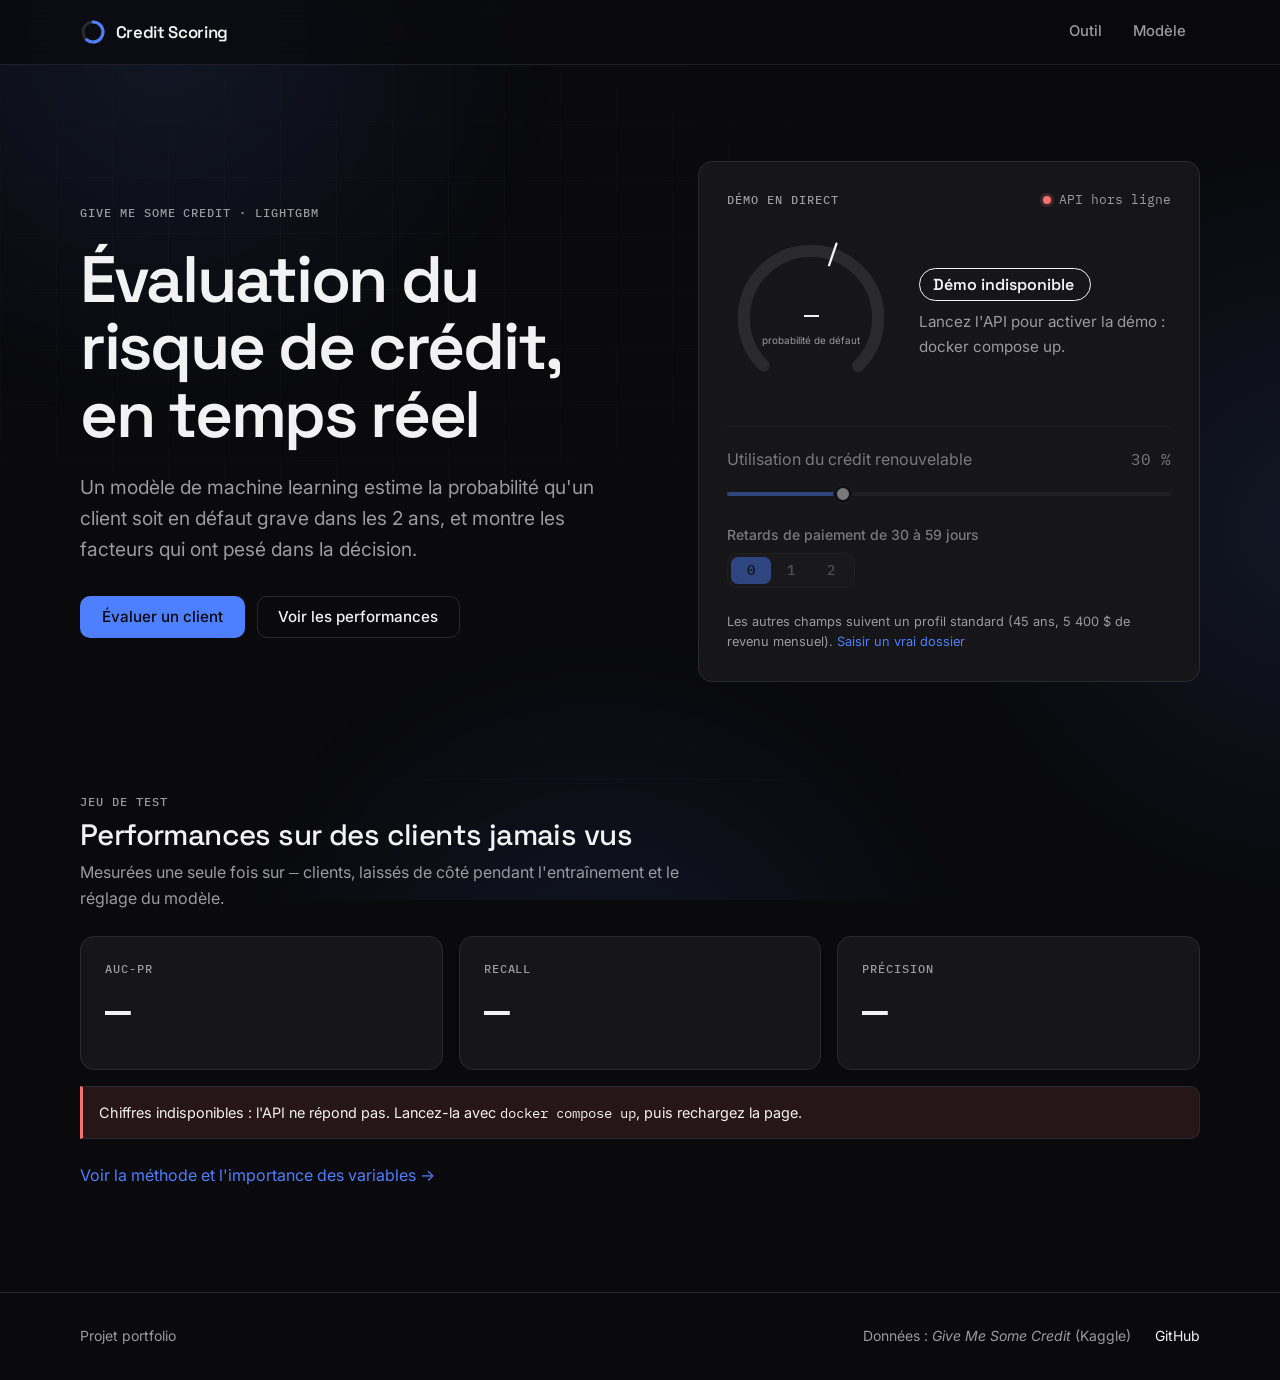
<file: frontend/index.html>
<!doctype html>
<html lang="fr">
<head>
  <meta charset="utf-8">
  <meta name="viewport" content="width=device-width, initial-scale=1">
  <title>Credit Scoring — Évaluation du risque de crédit en temps réel</title>
  <meta name="description" content="Un modèle de machine learning estime la probabilité de défaut d'un client et explique chaque décision. Projet portfolio PFE Data Science.">
  <meta name="theme-color" content="#0a0a0c">
  <link rel="icon" href="assets/favicon.svg" type="image/svg+xml">
  <link rel="preconnect" href="https://fonts.googleapis.com">
  <link rel="preconnect" href="https://fonts.gstatic.com" crossorigin>
  <link href="https://fonts.googleapis.com/css2?family=IBM+Plex+Mono:wght@400;500&family=Inter:wght@400;500&family=Space+Grotesk:wght@500;600&display=swap" rel="stylesheet">
  <link rel="stylesheet" href="css/style.css">
  <script src="js/config.js"></script>
  <script src="js/charts.js" defer></script>
  <script src="js/app.js" defer></script>
</head>
<body data-page="home">
  <a class="skip-link" href="#main">Aller au contenu</a>
  <div class="bg-mesh" aria-hidden="true"><span></span><span></span><span></span></div>

  <header class="nav">
    <div class="container nav__inner">
      <a class="brand" href="index.html" aria-label="Credit Scoring, accueil">
        <svg width="26" height="26" viewBox="0 0 26 26" aria-hidden="true">
          <circle cx="13" cy="13" r="10" fill="none" stroke="#2a2a2e" stroke-width="3"/>
          <circle cx="13" cy="13" r="10" fill="none" stroke="#4d7fff" stroke-width="3" stroke-linecap="round" stroke-dasharray="38 63" transform="rotate(-90 13 13)"/>
        </svg>
        <span>Credit Scoring</span>
      </a>
      <nav aria-label="Navigation principale">
        <ul class="nav__links">
          <li><a href="app.html">Outil</a></li>
          <li><a href="model.html">Modèle</a></li>
        </ul>
      </nav>
    </div>
  </header>

  <main id="main">
    <section class="hero">
      <div class="container hero__grid">
        <div class="hero__copy">
          <p class="eyebrow">Give Me Some Credit · LightGBM</p>
          <h1>Évaluation du risque de crédit, en temps réel</h1>
          <p class="lead">Un modèle de machine learning estime la probabilité qu'un client soit en défaut grave dans les 2 ans, et montre les facteurs qui ont pesé dans la décision.</p>
          <div class="hero__cta">
            <a class="btn btn--primary" href="app.html">Évaluer un client</a>
            <a class="btn btn--ghost" href="model.html">Voir les performances</a>
          </div>
        </div>

        <!-- Démo vivante : chaque déplacement appelle réellement l'API -->
        <div class="card demo" id="hero-demo" data-offline="false" role="group" aria-labelledby="demo-title">
          <div class="demo__head">
            <p class="eyebrow" id="demo-title">Démo en direct</p>
            <p class="statusbar__item mono muted" style="font-size:0.8rem" role="status">
              <span class="dot" id="demo-dot"></span><span id="demo-status">Connexion…</span>
            </p>
          </div>

          <div class="demo__result" aria-live="polite">
            <div id="demo-gauge" class="gauge"></div>
            <div class="demo__summary">
              <span id="demo-badge" class="badge"></span>
              <p id="demo-sentence" class="muted" style="font-size:0.95rem"></p>
              <p id="demo-zone" class="demo__zone"></p>
            </div>
          </div>

          <div class="demo__controls">
            <div class="demo__row">
              <div class="demo__row-head">
                <label for="demo-revolving">Utilisation du crédit renouvelable</label>
                <output id="demo-revolving-out" for="demo-revolving" class="mono">30 %</output>
              </div>
              <input id="demo-revolving" type="range" min="0" max="120" step="5" value="30">
            </div>
            <div class="demo__row">
              <span class="label" id="demo-late-label">Retards de paiement de 30 à 59 jours</span>
              <div class="segmented" role="radiogroup" aria-labelledby="demo-late-label">
                <input type="radio" name="demo-late" id="late-0" value="0" checked><label for="late-0">0</label>
                <input type="radio" name="demo-late" id="late-1" value="1"><label for="late-1">1</label>
                <input type="radio" name="demo-late" id="late-2" value="2"><label for="late-2">2</label>
              </div>
            </div>
          </div>

          <p class="demo__foot">Les autres champs suivent un profil standard (45 ans, 5 400 $ de revenu mensuel). <a href="app.html">Saisir un vrai dossier</a></p>
        </div>
      </div>
    </section>

    <section class="section container" aria-labelledby="kpi-title">
      <div class="section__head">
        <p class="eyebrow">Jeu de test</p>
        <h2 id="kpi-title">Performances sur des clients jamais vus</h2>
        <p class="muted">Mesurées une seule fois sur <span class="mono" id="kpi-count">—</span> clients, laissés de côté pendant l'entraînement et le réglage du modèle.</p>
      </div>

      <div class="tiles tiles--3">
        <article class="card tile" data-metric="average_precision" data-format="num">
          <h3 class="tile__label">AUC-PR</h3>
          <p class="tile__value" data-role="value">—</p>
          <p class="tile__ci" data-role="ci"></p>
          <p class="tile__desc" data-role="desc"></p>
        </article>
        <article class="card tile" data-metric="recall" data-format="pct">
          <h3 class="tile__label">Recall</h3>
          <p class="tile__value" data-role="value">—</p>
          <p class="tile__ci" data-role="ci"></p>
          <p class="tile__desc" data-role="desc"></p>
        </article>
        <article class="card tile" data-metric="precision" data-format="pct">
          <h3 class="tile__label">Précision</h3>
          <p class="tile__value" data-role="value">—</p>
          <p class="tile__ci" data-role="ci"></p>
          <p class="tile__desc" data-role="desc"></p>
        </article>
      </div>

      <p class="notice notice--error" id="kpi-error" role="alert" hidden style="margin-top:1rem">Chiffres indisponibles : l'API ne répond pas. Lancez-la avec <span class="mono">docker compose up</span>, puis rechargez la page.</p>
      <p style="margin-top:1.5rem"><a href="model.html">Voir la méthode et l'importance des variables →</a></p>
    </section>
  </main>

  <footer class="footer">
    <div class="container footer__inner">
      <p>Projet portfolio</p>
      <p class="footer__links">
        <span>Données : <em>Give Me Some Credit</em> (Kaggle)</span>
        <a data-github href="#" hidden>GitHub</a>
      </p>
    </div>
  </footer>
</body>
</html>
</file>
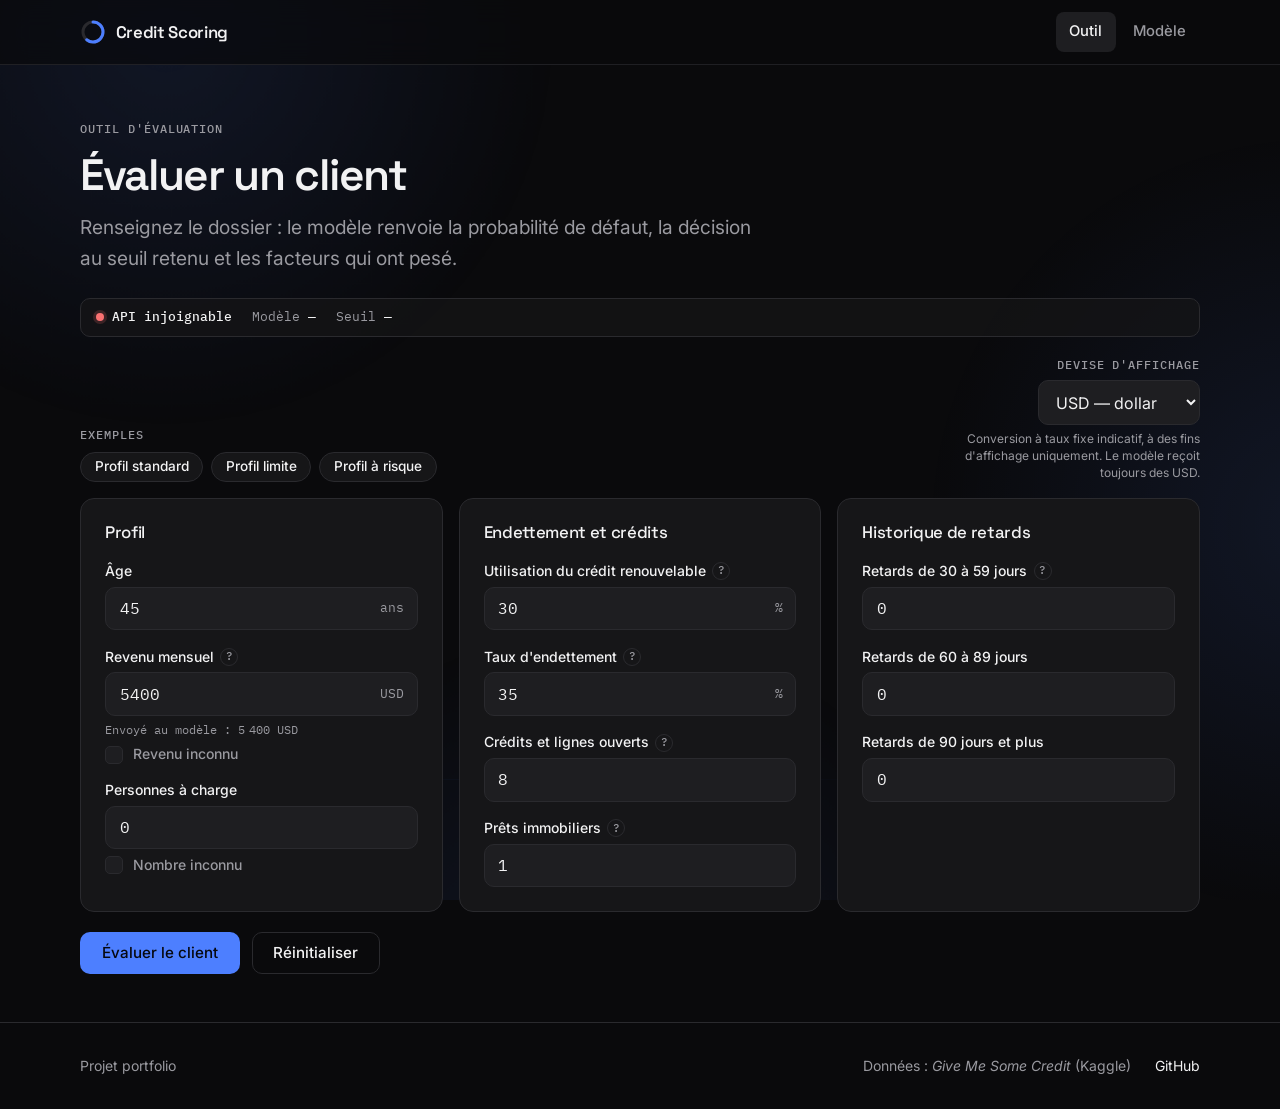
<file: frontend/app.html>
<!doctype html>
<html lang="fr">
<head>
  <meta charset="utf-8">
  <meta name="viewport" content="width=device-width, initial-scale=1">
  <title>Évaluer un client — Credit Scoring</title>
  <meta name="description" content="Renseignez le dossier d'un client : le modèle renvoie la probabilité de défaut, la décision et les facteurs qui ont pesé.">
  <meta name="theme-color" content="#0a0a0c">
  <link rel="icon" href="assets/favicon.svg" type="image/svg+xml">
  <link rel="preconnect" href="https://fonts.googleapis.com">
  <link rel="preconnect" href="https://fonts.gstatic.com" crossorigin>
  <link href="https://fonts.googleapis.com/css2?family=IBM+Plex+Mono:wght@400;500&family=Inter:wght@400;500&family=Space+Grotesk:wght@500;600&display=swap" rel="stylesheet">
  <link rel="stylesheet" href="css/style.css">
  <script src="js/config.js"></script>
  <script src="js/charts.js" defer></script>
  <script src="js/app.js" defer></script>
</head>
<body data-page="tool">
  <a class="skip-link" href="#main">Aller au contenu</a>
  <div class="bg-mesh" aria-hidden="true"><span></span><span></span><span></span></div>

  <header class="nav">
    <div class="container nav__inner">
      <a class="brand" href="index.html" aria-label="Credit Scoring, accueil">
        <svg width="26" height="26" viewBox="0 0 26 26" aria-hidden="true">
          <circle cx="13" cy="13" r="10" fill="none" stroke="#2a2a2e" stroke-width="3"/>
          <circle cx="13" cy="13" r="10" fill="none" stroke="#4d7fff" stroke-width="3" stroke-linecap="round" stroke-dasharray="38 63" transform="rotate(-90 13 13)"/>
        </svg>
        <span>Credit Scoring</span>
      </a>
      <nav aria-label="Navigation principale">
        <ul class="nav__links">
          <li><a href="app.html" aria-current="page">Outil</a></li>
          <li><a href="model.html">Modèle</a></li>
        </ul>
      </nav>
    </div>
  </header>

  <main id="main">
    <div class="container">
      <header class="page-head">
        <p class="eyebrow">Outil d'évaluation</p>
        <h1>Évaluer un client</h1>
        <p class="lead">Renseignez le dossier : le modèle renvoie la probabilité de défaut, la décision au seuil retenu et les facteurs qui ont pesé.</p>
      </header>

      <!-- Bandeau d'état : API, modèle, seuil -->
      <div class="statusbar" id="statusbar" role="status">
        <span class="statusbar__item"><span class="dot" id="status-dot"></span><strong id="status-text">Connexion…</strong></span>
        <span class="statusbar__item">Modèle <strong id="status-model">—</strong></span>
        <span class="statusbar__item">Seuil <strong id="status-threshold">—</strong></span>
      </div>

      <form id="client-form" novalidate>
        <div class="toolbar">
          <div class="toolbar__group">
            <span class="toolbar__label" id="presets-label">Exemples</span>
            <div class="chips" role="group" aria-labelledby="presets-label">
              <button type="button" class="chip" data-preset="standard">Profil standard</button>
              <button type="button" class="chip" data-preset="limit">Profil limite</button>
              <button type="button" class="chip" data-preset="risk">Profil à risque</button>
            </div>
          </div>
          <div class="currency">
            <label class="toolbar__label" for="currency">Devise d'affichage</label>
            <select id="currency" class="select">
              <option value="MAD">MAD — dirham</option>
              <option value="EUR">EUR — euro</option>
              <option value="USD">USD — dollar</option>
            </select>
            <p class="currency__note">Conversion à taux fixe indicatif, à des fins d'affichage uniquement. Le modèle reçoit toujours des USD.</p>
          </div>
        </div>

        <div class="form-grid">
          <!-- Profil -->
          <div class="card" role="group" aria-labelledby="g-profile">
            <h2 class="card__title" id="g-profile">Profil</h2>

            <div class="field">
              <div class="field__head"><label for="f-age">Âge</label></div>
              <div class="input input--suffix">
                <input id="f-age" type="number" inputmode="numeric" min="18" max="100" step="1" required aria-describedby="err-age">
                <span class="input__suffix" aria-hidden="true">ans</span>
              </div>
              <p class="field__error" id="err-age" role="alert" hidden></p>
            </div>

            <div class="field">
              <div class="field__head">
                <label for="f-income">Revenu mensuel</label>
                <span class="tip">
                  <button type="button" class="tip__btn" aria-describedby="tip-income" aria-label="Aide : revenu mensuel">?</button>
                  <span class="tip__body" role="tooltip" id="tip-income">Revenu mensuel avant impôts. Le modèle a été entraîné sur des revenus en USD : la valeur saisie est convertie en USD avant l'envoi.</span>
                </span>
              </div>
              <div class="input input--suffix">
                <input id="f-income" type="number" inputmode="decimal" min="0" step="any" required aria-describedby="income-usd err-income">
                <span class="input__suffix" id="income-suffix" aria-hidden="true">USD</span>
              </div>
              <p class="field__hint" id="income-usd"></p>
              <label class="check"><input type="checkbox" id="f-income_unknown"> Revenu inconnu</label>
              <p class="field__error" id="err-income" role="alert" hidden></p>
            </div>

            <div class="field">
              <div class="field__head"><label for="f-dependents">Personnes à charge</label></div>
              <div class="input">
                <input id="f-dependents" type="number" inputmode="numeric" min="0" max="20" step="1" required aria-describedby="err-dependents">
              </div>
              <label class="check"><input type="checkbox" id="f-dependents_unknown"> Nombre inconnu</label>
              <p class="field__error" id="err-dependents" role="alert" hidden></p>
            </div>
          </div>

          <!-- Endettement et crédits -->
          <div class="card" role="group" aria-labelledby="g-debt">
            <h2 class="card__title" id="g-debt">Endettement et crédits</h2>

            <div class="field">
              <div class="field__head">
                <label for="f-revolving">Utilisation du crédit renouvelable</label>
                <span class="tip">
                  <button type="button" class="tip__btn" aria-describedby="tip-revolving" aria-label="Aide : utilisation du crédit renouvelable">?</button>
                  <span class="tip__body" role="tooltip" id="tip-revolving">Part utilisée des lignes de crédit renouvelables (cartes, découverts autorisés). 30 % signifie 30 % du plafond utilisé ; au-delà de 100 %, le client dépasse son plafond.</span>
                </span>
              </div>
              <div class="input input--suffix">
                <input id="f-revolving" type="number" inputmode="decimal" min="0" max="1000" step="any" required aria-describedby="err-revolving">
                <span class="input__suffix" aria-hidden="true">%</span>
              </div>
              <p class="field__error" id="err-revolving" role="alert" hidden></p>
            </div>

            <div class="field">
              <div class="field__head">
                <label for="f-debt">Taux d'endettement</label>
                <span class="tip">
                  <button type="button" class="tip__btn" aria-describedby="tip-debt" aria-label="Aide : taux d'endettement">?</button>
                  <span class="tip__body" role="tooltip" id="tip-debt">Mensualités de dettes divisées par le revenu mensuel. 35 % signifie qu'un tiers du revenu part dans le remboursement des dettes.</span>
                </span>
              </div>
              <div class="input input--suffix">
                <input id="f-debt" type="number" inputmode="decimal" min="0" max="1000" step="any" required aria-describedby="err-debt">
                <span class="input__suffix" aria-hidden="true">%</span>
              </div>
              <p class="field__error" id="err-debt" role="alert" hidden></p>
            </div>

            <div class="field">
              <div class="field__head">
                <label for="f-open_lines">Crédits et lignes ouverts</label>
                <span class="tip">
                  <button type="button" class="tip__btn" aria-describedby="tip-open" aria-label="Aide : crédits et lignes ouverts">?</button>
                  <span class="tip__body" role="tooltip" id="tip-open">Nombre total de prêts et de lignes de crédit actuellement ouverts.</span>
                </span>
              </div>
              <div class="input"><input id="f-open_lines" type="number" inputmode="numeric" min="0" max="60" step="1" required aria-describedby="err-open_lines"></div>
              <p class="field__error" id="err-open_lines" role="alert" hidden></p>
            </div>

            <div class="field">
              <div class="field__head">
                <label for="f-real_estate">Prêts immobiliers</label>
                <span class="tip">
                  <button type="button" class="tip__btn" aria-describedby="tip-estate" aria-label="Aide : prêts immobiliers">?</button>
                  <span class="tip__body" role="tooltip" id="tip-estate">Nombre de prêts immobiliers ou de lignes garanties par un bien.</span>
                </span>
              </div>
              <div class="input"><input id="f-real_estate" type="number" inputmode="numeric" min="0" max="20" step="1" required aria-describedby="err-real_estate"></div>
              <p class="field__error" id="err-real_estate" role="alert" hidden></p>
            </div>
          </div>

          <!-- Historique de retards -->
          <div class="card" role="group" aria-labelledby="g-late">
            <h2 class="card__title" id="g-late">Historique de retards</h2>

            <div class="field">
              <div class="field__head">
                <label for="f-late_30_59">Retards de 30 à 59 jours</label>
                <span class="tip">
                  <button type="button" class="tip__btn" aria-describedby="tip-late" aria-label="Aide : retards de paiement">?</button>
                  <span class="tip__body" role="tooltip" id="tip-late">Nombre de fois où le client a payé avec un retard de 30 à 59 jours (puis 60 à 89 jours, puis 90 jours et plus).</span>
                </span>
              </div>
              <div class="input"><input id="f-late_30_59" type="number" inputmode="numeric" min="0" max="20" step="1" required aria-describedby="err-late_30_59"></div>
              <p class="field__error" id="err-late_30_59" role="alert" hidden></p>
            </div>

            <div class="field">
              <div class="field__head"><label for="f-late_60_89">Retards de 60 à 89 jours</label></div>
              <div class="input"><input id="f-late_60_89" type="number" inputmode="numeric" min="0" max="20" step="1" required aria-describedby="err-late_60_89"></div>
              <p class="field__error" id="err-late_60_89" role="alert" hidden></p>
            </div>

            <div class="field">
              <div class="field__head"><label for="f-late_90">Retards de 90 jours et plus</label></div>
              <div class="input"><input id="f-late_90" type="number" inputmode="numeric" min="0" max="20" step="1" required aria-describedby="err-late_90"></div>
              <p class="field__error" id="err-late_90" role="alert" hidden></p>
            </div>
          </div>
        </div>

        <p class="notice notice--error" id="form-alert" role="alert" hidden style="margin-top:1rem"></p>

        <div class="form-actions">
          <button type="submit" class="btn btn--primary" id="submit-btn">
            <span class="spinner" id="submit-spinner" hidden></span>
            <span id="submit-label">Évaluer le client</span>
          </button>
          <button type="button" class="btn btn--ghost" id="reset-btn">Réinitialiser</button>
        </div>
      </form>

      <!-- Résultat : affiché uniquement après la réponse de l'API -->
      <section id="result" aria-live="polite" aria-busy="false" hidden>
        <div class="card result" id="result-loading" hidden>
          <div class="result__top">
            <div class="skeleton" style="width:220px;height:220px;border-radius:50%"></div>
            <div style="display:grid;gap:0.9rem;width:100%">
              <div class="skeleton" style="height:36px;width:140px"></div>
              <div class="skeleton" style="height:18px;width:min(420px,100%)"></div>
              <div class="skeleton" style="height:18px;width:min(300px,100%)"></div>
            </div>
          </div>
          <p class="sr-only">Évaluation en cours…</p>
        </div>

        <article class="card result" id="result-card" aria-labelledby="result-title" hidden>
          <h2 class="card__title" id="result-title" tabindex="-1">Résultat</h2>

          <div class="result__top" style="margin-top:1.25rem">
            <div id="gauge" class="gauge"></div>
            <div class="result__summary">
              <span id="result-badge" class="badge"></span>
              <p id="result-sentence" class="result__sentence"></p>
              <p id="zone-note" class="notice" hidden></p>
              <p class="result__meta">
                <span>Probabilité <strong id="result-prob"></strong></span>
                <span>Seuil de refus <strong id="result-threshold"></strong></span>
                <span>Zone <strong id="result-zone" style="font-family:var(--font-body)"></strong></span>
              </p>
            </div>
          </div>

          <div class="result__shap">
            <h3>Ce qui a pesé dans la décision</h3>
            <p class="muted" style="font-size:0.9rem">Chaque barre montre de combien une variable pousse la décision pour ce client : vers la droite, vers le refus ; vers la gauche, vers l'acceptation.</p>
            <div id="shap-chart"></div>
            <ul class="legend">
              <li><i class="i-pos"></i>Augmente le risque (vers le refus)</li>
              <li><i class="i-neg"></i>Réduit le risque (vers l'acceptation)</li>
            </ul>
          </div>

          <details class="request">
            <summary>Voir la requête envoyée à l'API</summary>
            <pre id="request-json"></pre>
          </details>

          <p class="disclaimer">Ce seuil repose sur une hypothèse de coût illustrative (k&nbsp;=&nbsp;<span data-k>10</span>) : accorder un crédit à un mauvais payeur est supposé coûter <span data-k>10</span> fois plus que refuser un bon client. Projet portfolio, pas un outil de décision réel.</p>
        </article>
      </section>
    </div>
  </main>

  <footer class="footer">
    <div class="container footer__inner">
      <p>Projet portfolio</p>
      <p class="footer__links">
        <span>Données : <em>Give Me Some Credit</em> (Kaggle)</span>
        <a data-github href="#" hidden>GitHub</a>
      </p>
    </div>
  </footer>
</body>
</html>
</file>
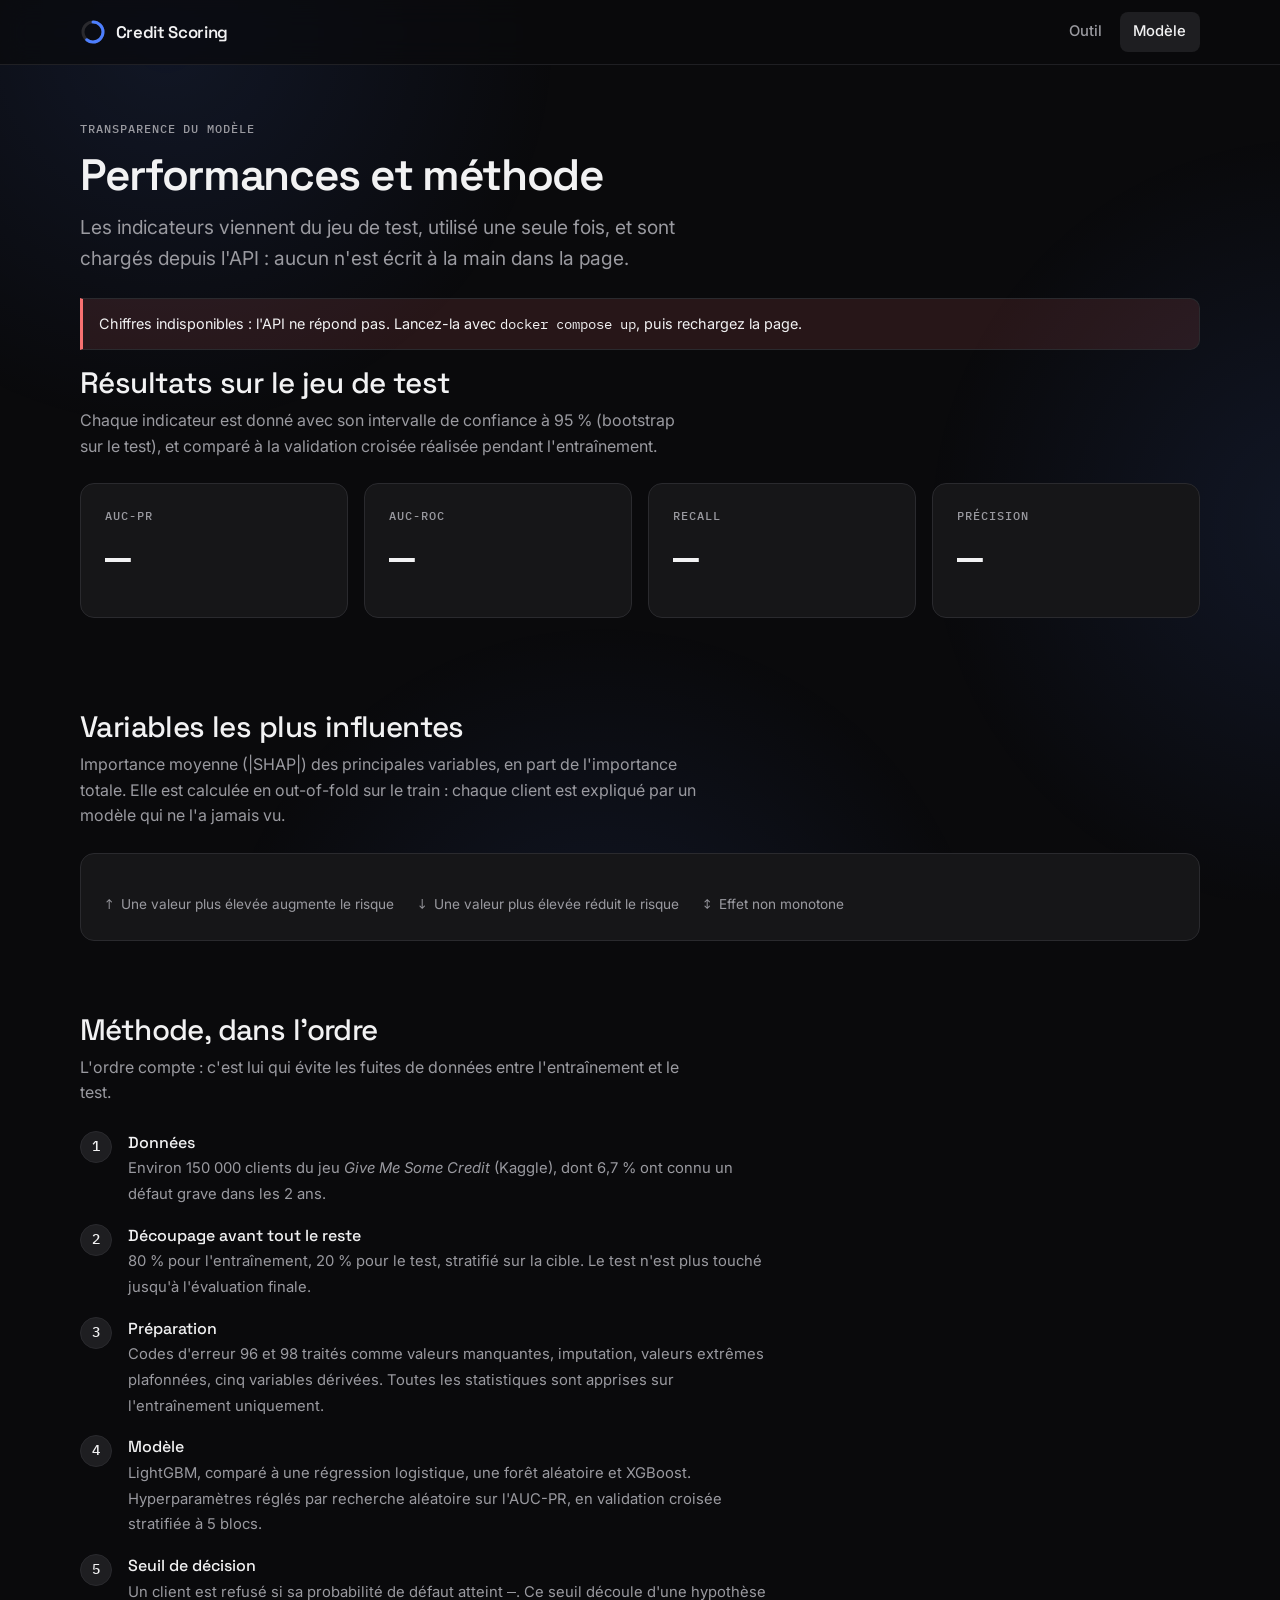
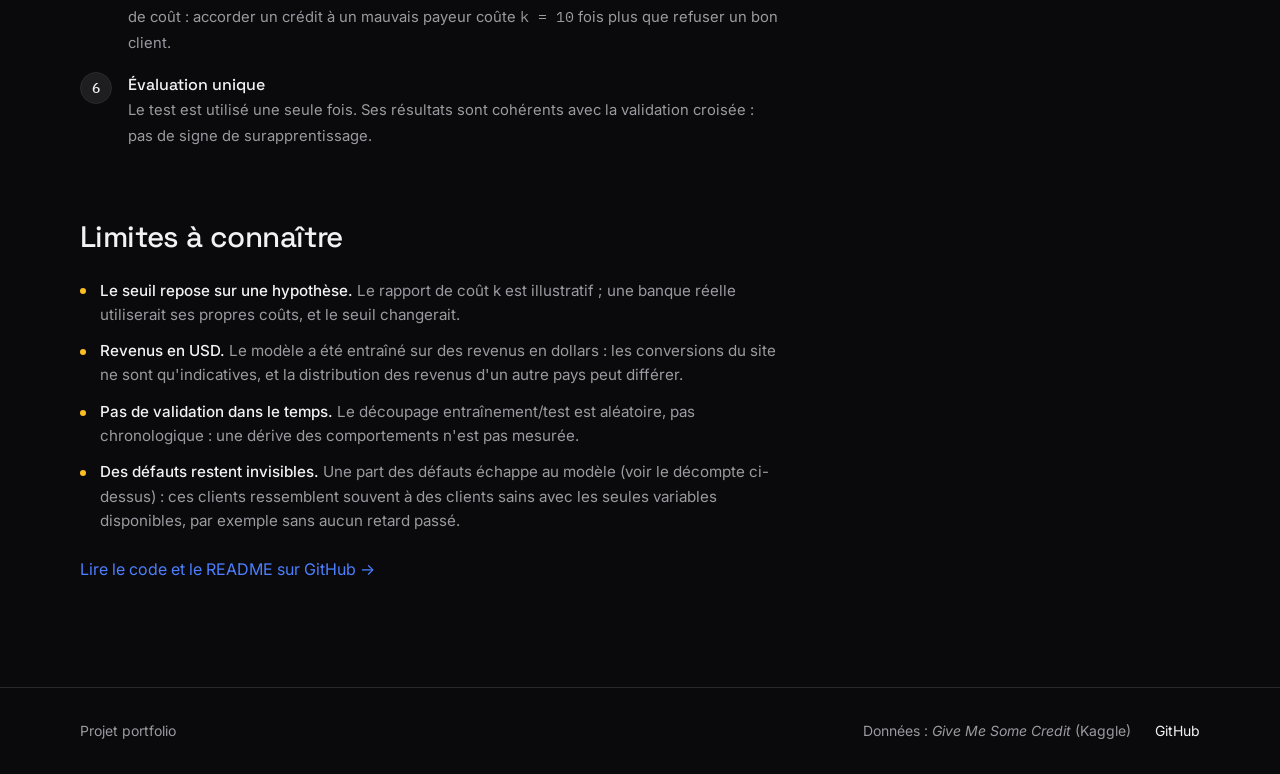
<file: frontend/model.html>
<!doctype html>
<html lang="fr">
<head>
  <meta charset="utf-8">
  <meta name="viewport" content="width=device-width, initial-scale=1">
  <title>Modèle et méthode — Credit Scoring</title>
  <meta name="description" content="Performances du modèle sur le jeu de test, variables les plus influentes et méthode d'entraînement, en toute transparence.">
  <meta name="theme-color" content="#0a0a0c">
  <link rel="icon" href="assets/favicon.svg" type="image/svg+xml">
  <link rel="preconnect" href="https://fonts.googleapis.com">
  <link rel="preconnect" href="https://fonts.gstatic.com" crossorigin>
  <link href="https://fonts.googleapis.com/css2?family=IBM+Plex+Mono:wght@400;500&family=Inter:wght@400;500&family=Space+Grotesk:wght@500;600&display=swap" rel="stylesheet">
  <link rel="stylesheet" href="css/style.css">
  <script src="js/config.js"></script>
  <script src="js/charts.js" defer></script>
  <script src="js/app.js" defer></script>
</head>
<body data-page="model">
  <a class="skip-link" href="#main">Aller au contenu</a>
  <div class="bg-mesh" aria-hidden="true"><span></span><span></span><span></span></div>

  <header class="nav">
    <div class="container nav__inner">
      <a class="brand" href="index.html" aria-label="Credit Scoring, accueil">
        <svg width="26" height="26" viewBox="0 0 26 26" aria-hidden="true">
          <circle cx="13" cy="13" r="10" fill="none" stroke="#2a2a2e" stroke-width="3"/>
          <circle cx="13" cy="13" r="10" fill="none" stroke="#4d7fff" stroke-width="3" stroke-linecap="round" stroke-dasharray="38 63" transform="rotate(-90 13 13)"/>
        </svg>
        <span>Credit Scoring</span>
      </a>
      <nav aria-label="Navigation principale">
        <ul class="nav__links">
          <li><a href="app.html">Outil</a></li>
          <li><a href="model.html" aria-current="page">Modèle</a></li>
        </ul>
      </nav>
    </div>
  </header>

  <main id="main">
    <div class="container">
      <header class="page-head">
        <p class="eyebrow">Transparence du modèle</p>
        <h1>Performances et méthode</h1>
        <p class="lead">Les indicateurs viennent du jeu de test, utilisé une seule fois, et sont chargés depuis l'API : aucun n'est écrit à la main dans la page.</p>
      </header>

      <p class="notice notice--error" id="model-error" role="alert" hidden>Chiffres indisponibles : l'API ne répond pas. Lancez-la avec <span class="mono">docker compose up</span>, puis rechargez la page.</p>

      <section class="section" aria-labelledby="perf-title" style="padding-top:1rem">
        <div class="section__head">
          <h2 id="perf-title">Résultats sur le jeu de test</h2>
          <p class="muted">Chaque indicateur est donné avec son intervalle de confiance à 95 % (bootstrap sur le test), et comparé à la validation croisée réalisée pendant l'entraînement.</p>
        </div>

        <div class="tiles tiles--4">
          <article class="card tile" data-metric="average_precision" data-format="num">
            <h3 class="tile__label">AUC-PR</h3>
            <p class="tile__value" data-role="value">—</p>
            <p class="tile__ci" data-role="ci"></p>
            <p class="tile__ci" data-role="cv"></p>
            <p class="tile__desc" data-role="desc"></p>
          </article>
          <article class="card tile" data-metric="roc_auc" data-format="num">
            <h3 class="tile__label">AUC-ROC</h3>
            <p class="tile__value" data-role="value">—</p>
            <p class="tile__ci" data-role="ci"></p>
            <p class="tile__ci" data-role="cv"></p>
            <p class="tile__desc" data-role="desc"></p>
          </article>
          <article class="card tile" data-metric="recall" data-format="pct">
            <h3 class="tile__label">Recall</h3>
            <p class="tile__value" data-role="value">—</p>
            <p class="tile__ci" data-role="ci"></p>
            <p class="tile__ci" data-role="cv"></p>
            <p class="tile__desc" data-role="desc"></p>
          </article>
          <article class="card tile" data-metric="precision" data-format="pct">
            <h3 class="tile__label">Précision</h3>
            <p class="tile__value" data-role="value">—</p>
            <p class="tile__ci" data-role="ci"></p>
            <p class="tile__ci" data-role="cv"></p>
            <p class="tile__desc" data-role="desc"></p>
          </article>
        </div>
        <p class="muted" id="confusion" style="margin-top:1.25rem;font-size:0.9rem"></p>
      </section>

      <section class="section" aria-labelledby="shap-title" style="padding-top:1rem">
        <div class="section__head">
          <h2 id="shap-title">Variables les plus influentes</h2>
          <p class="muted">Importance moyenne (|SHAP|) des principales variables, en part de l'importance totale. Elle est calculée en out-of-fold sur le train : chaque client est expliqué par un modèle qui ne l'a jamais vu.</p>
        </div>
        <div class="card">
          <div id="global-chart"></div>
          <ul class="legend" style="margin-top:1rem">
            <li><span class="mono" aria-hidden="true">↑</span>Une valeur plus élevée augmente le risque</li>
            <li><span class="mono" aria-hidden="true">↓</span>Une valeur plus élevée réduit le risque</li>
            <li><span class="mono" aria-hidden="true">↕</span>Effet non monotone</li>
          </ul>
        </div>
      </section>

      <section class="section" aria-labelledby="method-title" style="padding-top:1rem">
        <div class="section__head">
          <h2 id="method-title">Méthode, dans l'ordre</h2>
          <p class="muted">L'ordre compte : c'est lui qui évite les fuites de données entre l'entraînement et le test.</p>
        </div>
        <ol class="steps">
          <li><strong>Données</strong><span>Environ 150 000 clients du jeu <em>Give Me Some Credit</em> (Kaggle), dont 6,7 % ont connu un défaut grave dans les 2 ans.</span></li>
          <li><strong>Découpage avant tout le reste</strong><span>80 % pour l'entraînement, 20 % pour le test, stratifié sur la cible. Le test n'est plus touché jusqu'à l'évaluation finale.</span></li>
          <li><strong>Préparation</strong><span>Codes d'erreur 96 et 98 traités comme valeurs manquantes, imputation, valeurs extrêmes plafonnées, cinq variables dérivées. Toutes les statistiques sont apprises sur l'entraînement uniquement.</span></li>
          <li><strong>Modèle</strong><span>LightGBM, comparé à une régression logistique, une forêt aléatoire et XGBoost. Hyperparamètres réglés par recherche aléatoire sur l'AUC-PR, en validation croisée stratifiée à 5 blocs.</span></li>
          <li><strong>Seuil de décision</strong><span>Un client est refusé si sa probabilité de défaut atteint <span class="mono" data-threshold>—</span>. Ce seuil découle d'une hypothèse de coût : accorder un crédit à un mauvais payeur coûte <span class="mono">k&nbsp;=&nbsp;<span data-k>10</span></span> fois plus que refuser un bon client.</span></li>
          <li><strong>Évaluation unique</strong><span>Le test est utilisé une seule fois. Ses résultats sont cohérents avec la validation croisée : pas de signe de surapprentissage.</span></li>
        </ol>
      </section>

      <section class="section" aria-labelledby="limits-title" style="padding-top:1rem">
        <div class="section__head">
          <h2 id="limits-title">Limites à connaître</h2>
        </div>
        <ul class="limits">
          <li><strong>Le seuil repose sur une hypothèse.</strong> Le rapport de coût k est illustratif ; une banque réelle utiliserait ses propres coûts, et le seuil changerait.</li>
          <li><strong>Revenus en USD.</strong> Le modèle a été entraîné sur des revenus en dollars : les conversions du site ne sont qu'indicatives, et la distribution des revenus d'un autre pays peut différer.</li>
          <li><strong>Pas de validation dans le temps.</strong> Le découpage entraînement/test est aléatoire, pas chronologique : une dérive des comportements n'est pas mesurée.</li>
          <li><strong>Des défauts restent invisibles.</strong> Une part des défauts échappe au modèle (voir le décompte ci-dessus) : ces clients ressemblent souvent à des clients sains avec les seules variables disponibles, par exemple sans aucun retard passé.</li>
        </ul>
        <p style="margin-top:1.5rem"><a data-github href="#" hidden>Lire le code et le README sur GitHub →</a></p>
      </section>
    </div>
  </main>

  <footer class="footer">
    <div class="container footer__inner">
      <p>Projet portfolio</p>
      <p class="footer__links">
        <span>Données : <em>Give Me Some Credit</em> (Kaggle)</span>
        <a data-github href="#" hidden>GitHub</a>
      </p>
    </div>
  </footer>
</body>
</html>
</file>
<file: frontend/css/style.css>
/* ==========================================================================
   Credit Scoring — feuille de style unique (aucun framework, aucun build)
   Sections : 1. Variables · 2. Base · 3. Accessibilité · 4. Mise en page · 5. Fond animé
              6. Navigation · 7. Boutons · 8. Cartes et tuiles · 9. Formulaire · 10. Statut API
              11. Jauge et résultat · 12. Graphiques · 13. Accueil · 14. Page modèle · 15. Pied de page
              16. Mouvement réduit
   ========================================================================== */

/* ---------- 1. Variables (design system) ---------- */
:root {
  --bg: #0a0a0c;
  --surface: #161618;
  --surface-2: #1e1e21;
  --border: #2a2a2e;
  --text: #f2f2f3;
  --text-muted: #9a9aa0;
  --accent: #4d7fff;        /* CTA, liens, focus — jamais pour un statut */
  --success: #34d399;       /* crédit accordé */
  --danger: #f87171;        /* crédit refusé */
  --warning: #fbbf24;       /* zone limite, autour du seuil */

  /* Dérivés */
  --on-accent: #06080f;     /* texte sur fond accent : 5,5:1 (le blanc n'atteindrait que 3,6:1) */
  --accent-soft: rgba(77, 127, 255, 0.16);
  --success-soft: rgba(52, 211, 153, 0.12);
  --danger-soft: rgba(248, 113, 113, 0.12);
  --warning-soft: rgba(251, 191, 36, 0.1);

  --font-display: "Space Grotesk", "Inter", system-ui, sans-serif;
  --font-body: "Inter", system-ui, -apple-system, "Segoe UI", sans-serif;
  --font-mono: "IBM Plex Mono", ui-monospace, "SFMono-Regular", Menlo, Consolas, monospace;

  --radius: 14px;
  --radius-sm: 10px;
  --container: 1120px;
  --gutter: clamp(1rem, 4vw, 2rem);

  color-scheme: dark;
}

/* ---------- 2. Base ---------- */
*, *::before, *::after { box-sizing: border-box; }

html { -webkit-text-size-adjust: 100%; scroll-behavior: smooth; }

body {
  margin: 0;
  min-height: 100vh;
  display: flex;
  flex-direction: column;
  background: var(--bg);
  color: var(--text);
  font: 400 1rem/1.6 var(--font-body);
  -webkit-font-smoothing: antialiased;
}

main { flex: 1; }

h1, h2, h3 {
  margin: 0;
  font-family: var(--font-display);
  font-weight: 600;
  letter-spacing: -0.02em;
  line-height: 1.15;
  text-wrap: balance;
}
h2 { font-size: clamp(1.4rem, 2.6vw, 1.85rem); font-weight: 500; }
h3 { font-size: 1.05rem; font-weight: 500; }
p { margin: 0; }
ul, ol { margin: 0; padding: 0; }

a { color: var(--accent); text-decoration: none; }
a:hover { text-decoration: underline; text-underline-offset: 3px; }

[hidden] { display: none !important; }

/* Chiffres, devises, identifiants, valeurs SHAP : police monospace à chiffres tabulaires */
.mono, .num {
  font-family: var(--font-mono);
  font-variant-numeric: tabular-nums;
}
.muted { color: var(--text-muted); }

.eyebrow {
  font: 500 0.75rem/1.4 var(--font-mono);
  letter-spacing: 0.08em;
  text-transform: uppercase;
  color: var(--text-muted);
}

.lead {
  font-size: clamp(1.02rem, 1.6vw, 1.2rem);
  color: var(--text-muted);
  max-width: 56ch;
}

/* ---------- 3. Accessibilité ---------- */
:focus-visible {
  outline: 2px solid var(--accent);
  outline-offset: 3px;
  border-radius: 6px;
}
/* Cible de focus programmatique (titre du résultat) : non interactive, pas d'encadré */
[tabindex="-1"]:focus { outline: none; }

.sr-only {
  position: absolute;
  width: 1px; height: 1px;
  margin: -1px; padding: 0; border: 0;
  overflow: hidden;
  clip: rect(0, 0, 0, 0);
  white-space: nowrap;
}

.skip-link {
  position: absolute;
  left: 1rem; top: -4rem;
  z-index: 100;
  padding: 0.6rem 1rem;
  background: var(--accent);
  color: var(--on-accent);
  border-radius: 8px;
  font-weight: 500;
}
.skip-link:focus { top: 1rem; text-decoration: none; }

/* ---------- 4. Mise en page ---------- */
.container {
  width: min(100% - 2 * var(--gutter), var(--container));
  margin-inline: auto;
}

.page-head { padding-block: clamp(2rem, 5vw, 3.5rem) 1.5rem; display: grid; gap: 0.75rem; }
.page-head h1 { font-size: clamp(1.9rem, 4vw, 2.75rem); letter-spacing: -0.03em; }

.section { padding-block: clamp(2rem, 5vw, 3.5rem); }
.section__head { display: grid; gap: 0.5rem; margin-bottom: 1.5rem; max-width: 62ch; }

/* ---------- 5. Fond animé (dégradé mesh, dérive lente) ---------- */
.bg-mesh {
  position: fixed;
  inset: 0;
  z-index: -1;
  overflow: hidden;
  pointer-events: none;
}
.bg-mesh span {
  position: absolute;
  width: 70vmax;
  height: 70vmax;
  border-radius: 50%;
  background: radial-gradient(circle at center, rgba(77, 127, 255, 0.11) 0%, rgba(77, 127, 255, 0) 62%);
  will-change: transform;
}
.bg-mesh span:nth-child(1) { top: -32vmax; left: -22vmax; animation: drift-a 18s ease-in-out infinite alternate; }
.bg-mesh span:nth-child(2) { top: 6vmax; right: -38vmax; animation: drift-b 20s ease-in-out infinite alternate; }
.bg-mesh span:nth-child(3) { bottom: -44vmax; left: 12vmax; animation: drift-c 15s ease-in-out infinite alternate; }

@keyframes drift-a { to { transform: translate3d(14vmax, 10vmax, 0) scale(1.15); } }
@keyframes drift-b { to { transform: translate3d(-16vmax, 12vmax, 0) scale(0.9); } }
@keyframes drift-c { to { transform: translate3d(10vmax, -12vmax, 0) scale(1.2); } }

/* ---------- 6. Navigation ---------- */
.nav {
  position: sticky;
  top: 0;
  z-index: 50;
  background: rgba(10, 10, 12, 0.72);
  -webkit-backdrop-filter: saturate(140%) blur(14px);
  backdrop-filter: saturate(140%) blur(14px);
  border-bottom: 1px solid rgba(42, 42, 46, 0.7);
}
.nav__inner { display: flex; align-items: center; justify-content: space-between; height: 64px; }

.brand {
  display: inline-flex;
  align-items: center;
  gap: 0.6rem;
  color: var(--text);
  font: 600 1.05rem/1 var(--font-display);
  letter-spacing: -0.02em;
}
.brand:hover { text-decoration: none; }

.nav__links { display: flex; gap: 0.25rem; list-style: none; }
.nav__links a {
  display: block;
  padding: 0.5rem 0.85rem;
  border-radius: 8px;
  color: var(--text-muted);
  font-size: 0.925rem;
  font-weight: 500;
}
.nav__links a:hover { color: var(--text); background: var(--surface); text-decoration: none; }
.nav__links a[aria-current="page"] { color: var(--text); background: var(--surface-2); }

/* ---------- 7. Boutons ---------- */
.btn {
  display: inline-flex;
  align-items: center;
  justify-content: center;
  gap: 0.55rem;
  padding: 0.75rem 1.3rem;
  border: 1px solid transparent;
  border-radius: var(--radius-sm);
  font: 500 0.95rem/1 var(--font-body);
  cursor: pointer;
  transition: background-color 0.15s, border-color 0.15s, filter 0.15s;
}
.btn:hover { text-decoration: none; }
.btn--primary { background: var(--accent); color: var(--on-accent); }
.btn--primary:hover { filter: brightness(1.12); }
.btn--ghost { background: transparent; color: var(--text); border-color: var(--border); }
.btn--ghost:hover { background: var(--surface-2); }
.btn[disabled] { opacity: 0.65; cursor: progress; }

.spinner {
  width: 15px; height: 15px;
  border: 2px solid rgba(6, 8, 15, 0.3);
  border-top-color: var(--on-accent);
  border-radius: 50%;
  animation: spin 0.8s linear infinite;
}
@keyframes spin { to { transform: rotate(360deg); } }

/* ---------- 8. Cartes et tuiles ---------- */
.card {
  background: var(--surface);
  border: 1px solid var(--border);
  border-radius: var(--radius);
  padding: 1.5rem;
}
.card__title { font-size: 1.05rem; font-weight: 500; }

.tiles { display: grid; gap: 1rem; }
@media (min-width: 700px) { .tiles--3 { grid-template-columns: repeat(3, 1fr); } .tiles--4 { grid-template-columns: repeat(2, 1fr); } }
@media (min-width: 1000px) { .tiles--4 { grid-template-columns: repeat(4, 1fr); } }

.tile__label { font: 500 0.75rem/1.4 var(--font-mono); letter-spacing: 0.08em; text-transform: uppercase; color: var(--text-muted); }
.tile__value { margin: 0.7rem 0 0.35rem; font: 500 clamp(2rem, 4vw, 2.7rem)/1 var(--font-mono); font-variant-numeric: tabular-nums; letter-spacing: -0.03em; }
.tile__ci { font: 400 0.8rem/1.4 var(--font-mono); color: var(--text-muted); }
.tile__desc { margin-top: 0.85rem; font-size: 0.875rem; color: var(--text-muted); }

.notice {
  padding: 0.85rem 1rem;
  border: 1px solid var(--border);
  border-left: 3px solid var(--warning);
  border-radius: 0 var(--radius-sm) var(--radius-sm) 0;
  background: var(--warning-soft);
  font-size: 0.9rem;
}
.notice--error { border-left-color: var(--danger); background: var(--danger-soft); }

/* ---------- 9. Formulaire ---------- */
.toolbar {
  display: flex;
  flex-wrap: wrap;
  align-items: flex-end;
  justify-content: space-between;
  gap: 1rem 2rem;
  margin-block: 1.25rem 1rem;
}
.toolbar__group { display: grid; gap: 0.5rem; }
.toolbar__label { font: 500 0.75rem/1.4 var(--font-mono); letter-spacing: 0.08em; text-transform: uppercase; color: var(--text-muted); }
.chips { display: flex; flex-wrap: wrap; gap: 0.5rem; }
.chip {
  padding: 0.45rem 0.85rem;
  background: var(--surface);
  border: 1px solid var(--border);
  border-radius: 999px;
  color: var(--text);
  font: 500 0.85rem/1 var(--font-body);
  cursor: pointer;
  transition: background-color 0.15s, border-color 0.15s;
}
.chip:hover { background: var(--surface-2); border-color: #3a3a40; }

.currency { display: grid; gap: 0.4rem; justify-items: end; text-align: right; }
.currency__note { max-width: 32ch; font-size: 0.75rem; line-height: 1.4; color: var(--text-muted); }

.form-grid { display: grid; gap: 1rem; grid-template-columns: 1fr; }
@media (min-width: 700px) { .form-grid { grid-template-columns: repeat(2, 1fr); } }
@media (min-width: 1000px) { .form-grid { grid-template-columns: repeat(3, 1fr); } }

.field { display: grid; gap: 0.4rem; margin-top: 1.1rem; }
.field:first-of-type { margin-top: 1.25rem; }
.field__head { display: flex; align-items: center; gap: 0.4rem; }
.field label, .label { font: 500 0.875rem/1.3 var(--font-body); }
.field__hint { font: 400 0.75rem/1.4 var(--font-mono); color: var(--text-muted); }
.field__error { font-size: 0.8rem; color: var(--danger); }

.input { position: relative; display: flex; align-items: center; }
.input input, .select {
  width: 100%;
  padding: 0.65rem 0.85rem;
  background: var(--surface-2);
  color: var(--text);
  border: 1px solid var(--border);
  border-radius: var(--radius-sm);
  font: 400 1rem/1.3 var(--font-mono);
  font-variant-numeric: tabular-nums;
  transition: border-color 0.15s, box-shadow 0.15s;
}
.select { width: auto; min-width: 7.5rem; font-family: var(--font-body); cursor: pointer; }
.input input:hover, .select:hover { border-color: #3a3a40; }
.input input:focus, .select:focus {
  outline: none;
  border-color: var(--accent);
  box-shadow: 0 0 0 3px var(--accent-soft);
}
.input input:focus-visible, .select:focus-visible { outline: 2px solid var(--accent); outline-offset: 2px; }
.input input:disabled { opacity: 0.45; cursor: not-allowed; }
.input input[aria-invalid="true"] { border-color: var(--danger); }
.input--suffix input { padding-right: 3.6rem; }
.input__suffix {
  position: absolute;
  right: 0.85rem;
  color: var(--text-muted);
  font: 400 0.8rem/1 var(--font-mono);
  pointer-events: none;
}

input[type="number"] { -moz-appearance: textfield; appearance: textfield; }
input[type="number"]::-webkit-inner-spin-button,
input[type="number"]::-webkit-outer-spin-button { -webkit-appearance: none; margin: 0; }

.check { display: flex; align-items: center; gap: 0.6rem; width: fit-content; font-size: 0.85rem; color: var(--text-muted); cursor: pointer; }
.check input {
  appearance: none;
  -webkit-appearance: none;
  display: grid;
  place-content: center;
  flex: none;
  width: 18px; height: 18px;
  margin: 0;
  background: var(--surface-2);
  border: 1px solid var(--border);
  border-radius: 5px;
  cursor: pointer;
}
.check input::after {
  content: "";
  width: 10px; height: 10px;
  background: var(--on-accent);
  clip-path: polygon(14% 44%, 0 65%, 50% 100%, 100% 16%, 80% 0%, 43% 62%);
  transform: scale(0);
  transition: transform 0.12s;
}
.check input:checked { background: var(--accent); border-color: var(--accent); }
.check input:checked::after { transform: scale(1); }

/* Infobulle d'aide (?) : accessible au survol et au clavier.
   Ancrée à la largeur du champ (.field) et retirée du flux quand elle est masquée : une infobulle
   invisible ne doit jamais élargir la page sur mobile. */
.field { position: relative; }
.tip { display: inline-flex; }
.tip__btn {
  display: grid;
  place-content: center;
  width: 18px; height: 18px;
  padding: 0;
  background: transparent;
  border: 1px solid var(--border);
  border-radius: 50%;
  color: var(--text-muted);
  font: 500 0.7rem/1 var(--font-mono);
  cursor: help;
}
.tip__btn:hover { color: var(--text); border-color: var(--text-muted); }
.tip__body {
  display: none;
  position: absolute;
  left: 0;
  right: 0;
  bottom: calc(100% - 0.15rem);
  z-index: 20;
  padding: 0.6rem 0.75rem;
  background: var(--surface-2);
  border: 1px solid #3a3a40;
  border-radius: 8px;
  font-size: 0.8rem;
  line-height: 1.45;
  color: var(--text);
  pointer-events: none;
  animation: fade-in 0.12s ease-out;
}
.tip:hover .tip__body, .tip__btn:focus-visible + .tip__body { display: block; }
@keyframes fade-in { from { opacity: 0; } to { opacity: 1; } }

.form-actions { display: flex; flex-wrap: wrap; align-items: center; gap: 0.75rem; margin-top: 1.25rem; }

/* ---------- 10. Statut de l'API ---------- */
.statusbar {
  display: flex;
  flex-wrap: wrap;
  align-items: center;
  gap: 0.4rem 1.25rem;
  padding: 0.6rem 0.95rem;
  background: rgba(22, 22, 24, 0.7);
  border: 1px solid var(--border);
  border-radius: var(--radius-sm);
  font: 400 0.8rem/1.4 var(--font-mono);
  color: var(--text-muted);
}
.statusbar__item { display: inline-flex; align-items: center; gap: 0.5rem; }
.statusbar strong { font-weight: 500; color: var(--text); }
.dot { width: 8px; height: 8px; border-radius: 50%; background: var(--text-muted); }
.dot--ok { background: var(--success); box-shadow: 0 0 0 3px rgba(52, 211, 153, 0.18); }
.dot--err { background: var(--danger); box-shadow: 0 0 0 3px rgba(248, 113, 113, 0.18); }

/* ---------- 11. Jauge et résultat ---------- */
.gauge { --gauge-color: var(--text-muted); width: min(220px, 100%); }
.gauge[data-zone="low"] { --gauge-color: var(--success); }
.gauge[data-zone="limit"] { --gauge-color: var(--warning); }
.gauge[data-zone="high"] { --gauge-color: var(--danger); }
.gauge svg { display: block; width: 100%; height: auto; }
.gauge__track { stroke: var(--border); }
.gauge__progress { stroke: var(--gauge-color); transition: stroke 0.3s; }
.gauge__tick { stroke: var(--text); }
.gauge__value { fill: var(--text); font: 500 33px var(--font-mono); font-variant-numeric: tabular-nums; letter-spacing: -0.02em; }
.gauge__caption { fill: var(--text-muted); font: 400 13px var(--font-body); }

.result { margin-top: 1.5rem; padding: clamp(1.25rem, 3vw, 2rem); }
.result__top { display: grid; grid-template-columns: auto 1fr; gap: 2rem; align-items: center; }
@media (max-width: 699px) { .result__top { grid-template-columns: 1fr; justify-items: center; text-align: center; } }
.result__summary { display: grid; gap: 0.9rem; justify-items: start; }
@media (max-width: 699px) { .result__summary { justify-items: center; } }
.result__sentence { max-width: 52ch; }
.result__meta { display: flex; flex-wrap: wrap; gap: 0.4rem 1.75rem; font: 400 0.85rem/1.4 var(--font-mono); color: var(--text-muted); }
.result__meta strong { font-weight: 500; color: var(--text); }
.result__shap { margin-top: 2rem; padding-top: 1.75rem; border-top: 1px solid var(--border); display: grid; gap: 0.75rem; }

.badge {
  display: inline-flex;
  align-items: center;
  gap: 0.5rem;
  padding: 0.45rem 1rem 0.45rem 0.8rem;
  border: 1px solid;
  border-radius: 999px;
  font: 600 1rem/1 var(--font-display);
}
.badge svg { width: 16px; height: 16px; }
.badge--success { color: var(--success); background: var(--success-soft); border-color: rgba(52, 211, 153, 0.4); }
.badge--danger { color: var(--danger); background: var(--danger-soft); border-color: rgba(248, 113, 113, 0.4); }

.request { margin-top: 1.5rem; font-size: 0.85rem; }
.request summary { width: fit-content; color: var(--text-muted); cursor: pointer; }
.request pre {
  margin: 0.75rem 0 0;
  padding: 1rem;
  overflow-x: auto;
  background: var(--surface-2);
  border: 1px solid var(--border);
  border-radius: var(--radius-sm);
  font: 400 0.8rem/1.55 var(--font-mono);
  color: var(--text);
}
.disclaimer { margin-top: 1.5rem; padding-top: 1rem; border-top: 1px solid var(--border); font-size: 0.8rem; color: var(--text-muted); }

.skeleton {
  background: linear-gradient(90deg, var(--surface-2) 25%, #27272b 37%, var(--surface-2) 63%);
  background-size: 400% 100%;
  border-radius: 8px;
  animation: shimmer 1.4s ease infinite;
}
@keyframes shimmer { from { background-position: 100% 0; } to { background-position: 0 0; } }

/* ---------- 12. Graphiques (SVG natif) ---------- */
.chart { display: block; max-width: 100%; overflow: visible; }
.chart text { fill: var(--text); font: 400 13px var(--font-body); }
.chart .chart__muted { fill: var(--text-muted); }
.chart .chart__value { fill: var(--text); font: 500 13px var(--font-mono); font-variant-numeric: tabular-nums; }
.chart .chart__axis { stroke: var(--border); stroke-width: 1; }
.chart .chart__grid { stroke: var(--border); stroke-width: 1; stroke-dasharray: 2 4; }
.bar { transform-box: fill-box; animation: grow 0.6s cubic-bezier(0.22, 1, 0.36, 1) both; }
.bar--pos { transform-origin: left center; fill: var(--danger); }
.bar--neg { transform-origin: right center; fill: var(--success); }
.bar--neutral { transform-origin: left center; fill: var(--accent); }
.bar--still { animation: none; }
@keyframes grow { from { transform: scaleX(0); } to { transform: scaleX(1); } }

.legend { display: flex; flex-wrap: wrap; gap: 0.4rem 1.5rem; list-style: none; font-size: 0.85rem; color: var(--text-muted); }
.legend li { display: inline-flex; align-items: center; gap: 0.5rem; }
.legend i { width: 12px; height: 12px; border-radius: 3px; }
.legend .i-pos { background: var(--danger); }
.legend .i-neg { background: var(--success); }

/* ---------- 13. Accueil ---------- */
.hero { position: relative; padding-block: clamp(3rem, 8vw, 6rem) clamp(2rem, 5vw, 3.5rem); }
/* Grille discrète qui s'estompe : repère visuel « fintech » sans surcharger */
.hero::before {
  content: "";
  position: absolute;
  inset: 0;
  z-index: -1;
  background-image:
    linear-gradient(var(--border) 1px, transparent 1px),
    linear-gradient(90deg, var(--border) 1px, transparent 1px);
  background-size: 56px 56px;
  opacity: 0.22;
  -webkit-mask-image: radial-gradient(ellipse 75% 65% at 25% 30%, #000 0%, transparent 75%);
  mask-image: radial-gradient(ellipse 75% 65% at 25% 30%, #000 0%, transparent 75%);
}
.hero__grid { display: grid; gap: clamp(2rem, 5vw, 4rem); align-items: center; }
@media (min-width: 900px) { .hero__grid { grid-template-columns: 1.05fr 0.95fr; } }
.hero__copy { display: grid; gap: 1.5rem; justify-items: start; }
.hero h1 { font-size: clamp(2.5rem, 5.6vw, 4.1rem); line-height: 1.03; letter-spacing: -0.035em; }
.hero__cta { display: flex; flex-wrap: wrap; gap: 0.75rem; margin-top: 0.5rem; }

.demo { display: grid; gap: 1.5rem; padding: clamp(1.25rem, 3vw, 1.75rem); }
.demo__head { display: flex; align-items: center; justify-content: space-between; gap: 1rem; }
.demo__result { display: grid; grid-template-columns: auto 1fr; gap: 1.5rem; align-items: center; }
@media (max-width: 480px) { .demo__result { grid-template-columns: 1fr; justify-items: center; text-align: center; } }
.demo__result .gauge { width: 168px; }
.demo__summary { display: grid; gap: 0.6rem; justify-items: start; }
@media (max-width: 480px) { .demo__summary { justify-items: center; } }
.demo__zone { font: 400 0.8rem/1.4 var(--font-mono); color: var(--text-muted); }
.demo__controls { display: grid; gap: 1.25rem; padding-top: 1.25rem; border-top: 1px solid var(--border); }
.demo__row { display: grid; gap: 0.55rem; }
.demo__row-head { display: flex; align-items: baseline; justify-content: space-between; gap: 1rem; }
.demo__foot { font-size: 0.8rem; color: var(--text-muted); }
.demo[data-offline="true"] .demo__controls { opacity: 0.45; pointer-events: none; }

input[type="range"] { -webkit-appearance: none; appearance: none; width: 100%; height: 24px; margin: 0; background: transparent; cursor: pointer; }
input[type="range"]::-webkit-slider-runnable-track {
  height: 4px; border-radius: 4px;
  background: linear-gradient(to right, var(--accent) var(--fill, 0%), var(--border) var(--fill, 0%));
}
input[type="range"]::-webkit-slider-thumb {
  -webkit-appearance: none;
  width: 18px; height: 18px; margin-top: -7px;
  background: var(--text);
  border: 3px solid var(--bg);
  border-radius: 50%;
  box-shadow: 0 0 0 1px var(--border);
}
input[type="range"]::-moz-range-track { height: 4px; border-radius: 4px; background: var(--border); }
input[type="range"]::-moz-range-progress { height: 4px; border-radius: 4px; background: var(--accent); }
input[type="range"]::-moz-range-thumb { width: 12px; height: 12px; background: var(--text); border: 3px solid var(--bg); border-radius: 50%; box-shadow: 0 0 0 1px var(--border); }

.segmented { display: inline-flex; width: fit-content; padding: 3px; background: var(--surface-2); border: 1px solid var(--border); border-radius: var(--radius-sm); }
.segmented input { position: absolute; opacity: 0; width: 1px; height: 1px; }
.segmented label { padding: 0.4rem 1rem; border-radius: 7px; font: 500 0.875rem/1 var(--font-mono); color: var(--text-muted); cursor: pointer; transition: background-color 0.15s, color 0.15s; }
.segmented label:hover { color: var(--text); }
.segmented input:checked + label { background: var(--accent); color: var(--on-accent); }
.segmented input:focus-visible + label { outline: 2px solid var(--accent); outline-offset: 2px; }

/* ---------- 14. Page modèle ---------- */
.steps { display: grid; gap: 1rem; list-style: none; counter-reset: step; max-width: 70ch; }
.steps li { position: relative; padding-left: 3rem; counter-increment: step; }
.steps li::before {
  content: counter(step);
  position: absolute;
  left: 0; top: 0.05rem;
  display: grid;
  place-content: center;
  width: 2rem; height: 2rem;
  background: var(--surface-2);
  border: 1px solid var(--border);
  border-radius: 50%;
  font: 500 0.85rem/1 var(--font-mono);
}
.steps strong { display: block; font-family: var(--font-display); font-weight: 500; }
.steps span { color: var(--text-muted); font-size: 0.925rem; }

.limits { display: grid; gap: 0.75rem; list-style: none; max-width: 70ch; }
.limits li { padding-left: 1.25rem; position: relative; color: var(--text-muted); font-size: 0.95rem; }
.limits li::before { content: ""; position: absolute; left: 0; top: 0.65em; width: 6px; height: 6px; border-radius: 50%; background: var(--warning); }
.limits strong { color: var(--text); font-weight: 500; }

/* ---------- 15. Pied de page ---------- */
.footer { margin-top: 3rem; padding-block: 2rem; border-top: 1px solid var(--border); color: var(--text-muted); font-size: 0.875rem; }
.footer__inner { display: flex; flex-wrap: wrap; justify-content: space-between; gap: 0.75rem 2rem; }
.footer__links { display: flex; flex-wrap: wrap; gap: 0.5rem 1.5rem; }
.footer a { color: var(--text); }

/* ---------- 16. Mouvement réduit ---------- */
@media (prefers-reduced-motion: reduce) {
  *, *::before, *::after {
    animation-duration: 0.001ms !important;
    animation-iteration-count: 1 !important;
    transition-duration: 0.001ms !important;
    scroll-behavior: auto !important;
  }
  .bg-mesh span { animation: none !important; }
}
</file>
